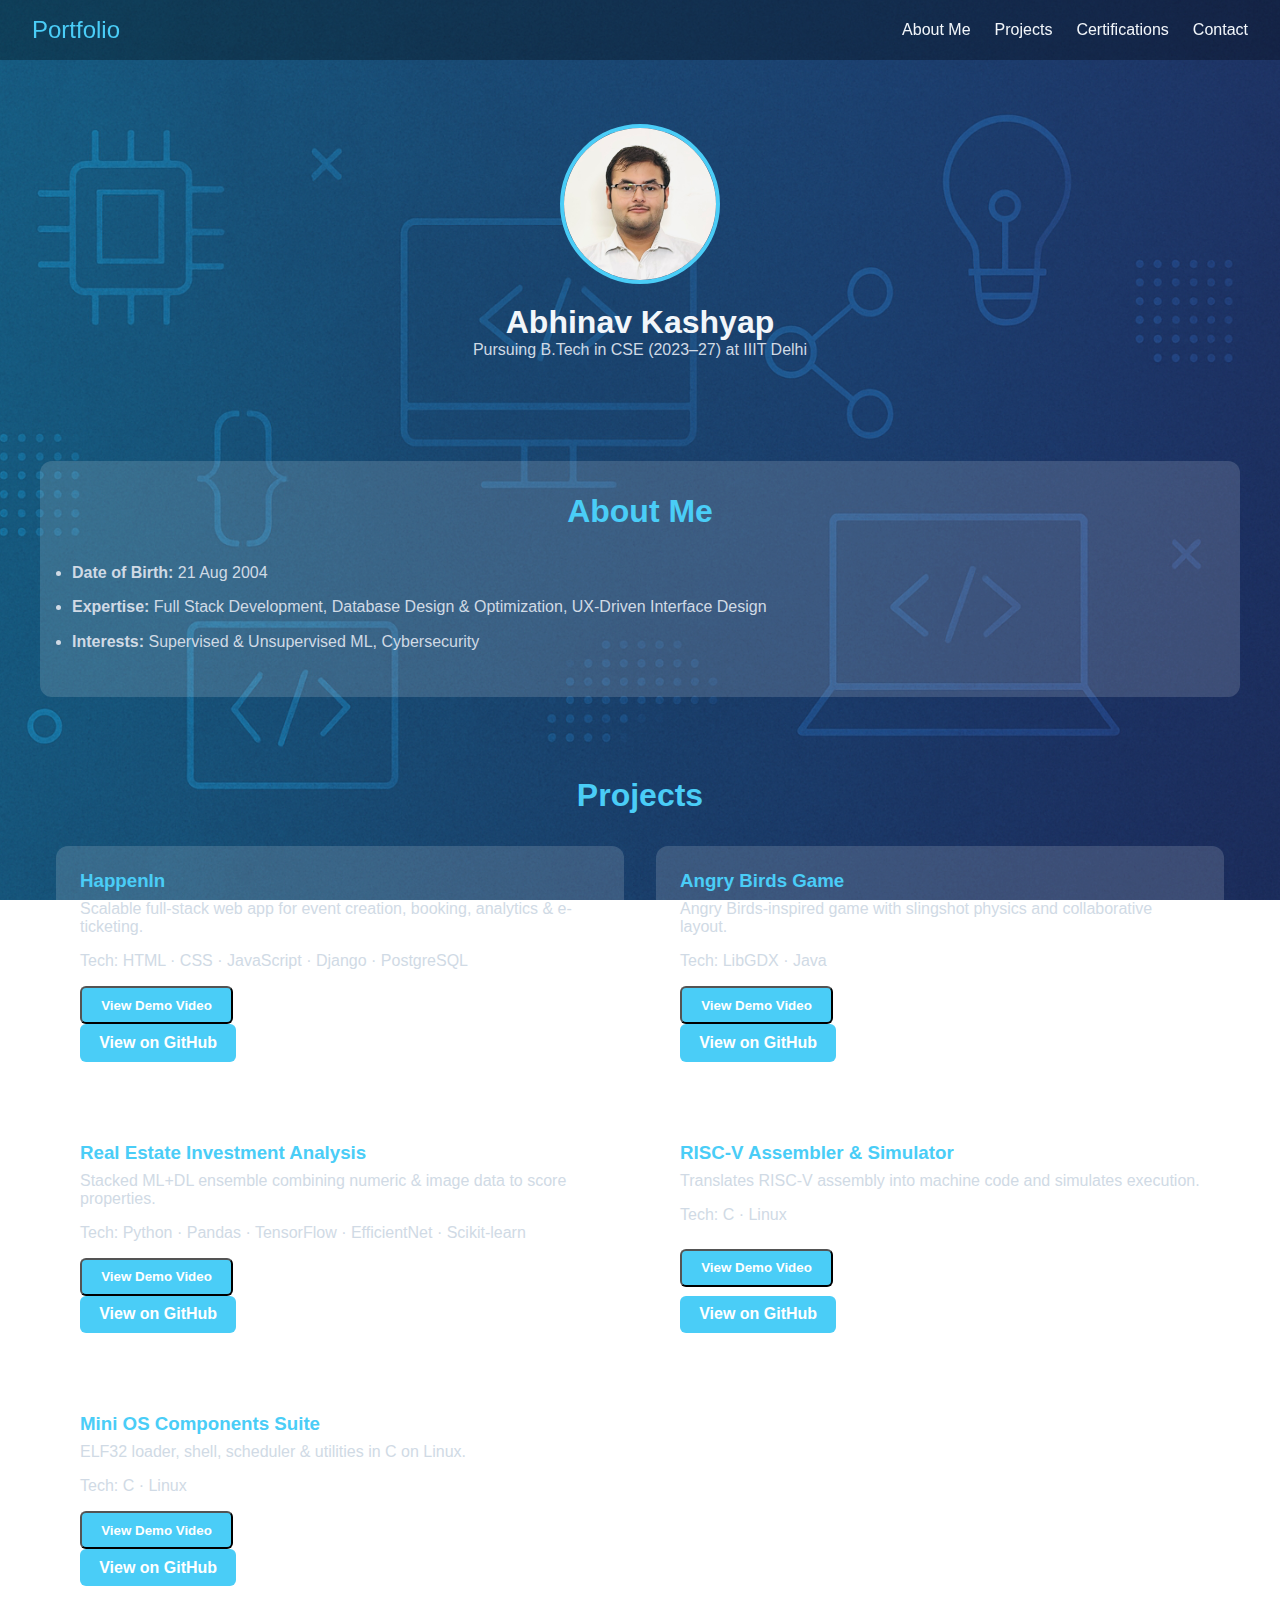
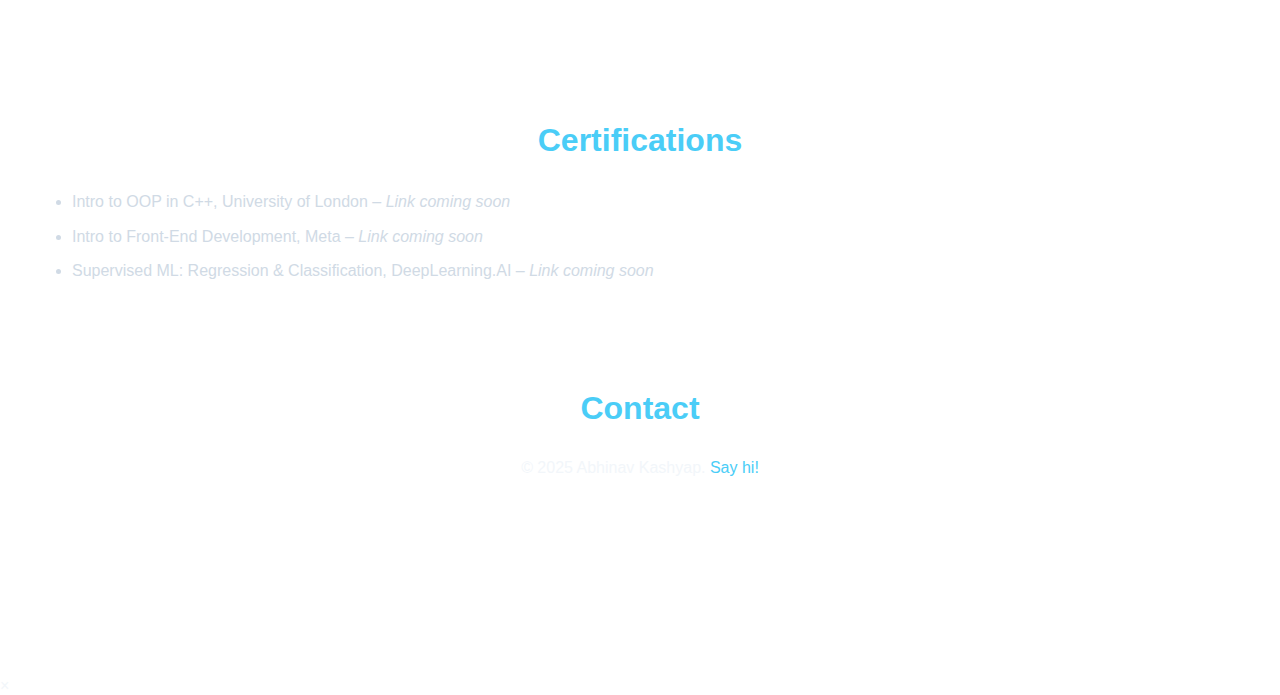
<file: index.html>
<!DOCTYPE html>
<html lang="en">
<head>
  <meta charset="UTF-8">
  <title>Abhinav Kashyap – Portfolio</title>
  <link rel="stylesheet" href="css/style.css">
</head>
<body>
  <!-- Top Navigation -->
  <nav class="topbar">
    <div class="topbar__logo">Portfolio</div>
    <ul class="topbar__menu">
      <li><a href="#about">About Me</a></li>
      <li><a href="#projects">Projects</a></li>
      <li><a href="#certifications">Certifications</a></li>
      <li><a href="#contact">Contact</a></li>
    </ul>
  </nav>

  <!-- HERO -->
  <header id="hero">
    <div class="hero__content">
      <img src="assets/abhinav-photo.jpg" alt="Abhinav Kashyap" class="avatar">
      <h1>Abhinav Kashyap</h1>
      <p class="subtitle">Pursuing B.Tech in CSE (2023–27) at IIIT Delhi</p>
      <nav class="social-links">
        <a href="https://github.com/Abhinav0821" target="_blank"><i class="fab fa-github"></i></a>
        <a href="https://www.linkedin.com/in/abhinav-kashyap-ba918a2bb/" target="_blank"><i class="fab fa-linkedin"></i></a>
        <a href="mailto:abhinav23022@iiitd.ac.in"><i class="fas fa-envelope"></i></a>
      </nav>
    </div>
  </header>

  <!-- ABOUT -->
  <section id="about" class="section card">
    <h2 class="section__title">About Me</h2>
    <ul class="about__list">
      <li><strong>Date of Birth:</strong> 21 Aug 2004</li>
      <li><strong>Expertise:</strong> Full Stack Development, Database Design &amp; Optimization, UX-Driven Interface Design</li>
      <li><strong>Interests:</strong> Supervised &amp; Unsupervised ML, Cybersecurity</li>
    </ul>
  </section>

  <!-- PROJECTS -->
  <section id="projects" class="section">
    <h2 class="section__title">Projects</h2>

    <!-- Row 1 -->
    <div class="projects__row">
      <article class="project-card">
        <h3>HappenIn</h3>
        <p class="description">Scalable full-stack web app for event creation, booking, analytics &amp; e-ticketing.</p>
        <p class="tech">Tech: HTML · CSS · JavaScript · Django · PostgreSQL</p>
        <button class="btn demo-btn" data-video="https://www.youtube.com/embed/XXX">View Demo Video</button>
        <a class="btn" href="https://github.com/Abhinav0821/Happenin-Event_management-" target="_blank">View on GitHub</a>
      </article>
      <article class="project-card">
        <h3>Angry Birds Game</h3>
        <p class="description">Angry Birds-inspired game with slingshot physics and collaborative layout.</p>
        <p class="tech">Tech: LibGDX · Java</p>
        <button class="btn demo-btn" data-video="https://www.youtube.com/embed/YYY">View Demo Video</button>
        <a class="btn" href="https://github.com/Abhinav0821/AngryBirds_Game" target="_blank">View on GitHub</a>
      </article>
    </div>

    <!-- Row 2 -->
    <div class="projects__row">
      <article class="project-card">
        <h3>Real Estate Investment Analysis</h3>
        <p class="description">Stacked ML+DL ensemble combining numeric &amp; image data to score properties.</p>
        <p class="tech">Tech: Python · Pandas · TensorFlow · EfficientNet · Scikit-learn</p>
        <button class="btn demo-btn" data-video="">View Demo Video</button>
        <a class="btn" href="https://github.com/Abhinav0821/Real-Estate-Investment-Analysis" target="_blank">View on GitHub</a>
      </article>
      <article class="project-card">
        <h3>RISC-V Assembler &amp; Simulator</h3>
        <p class="description">Translates RISC-V assembly into machine code and simulates execution.</p>
        <p class="tech">Tech: C · Linux</p>
        <button class="btn demo-btn" data-video="">View Demo Video</button>
        <a class="btn" href="https://github.com/Abhinav0821/RISCV_Assembler_Simulator" target="_blank">View on GitHub</a>
      </article>
    </div>

    <!-- Row 3 -->
    <div class="projects__row">
      <article class="project-card single">
        <h3>Mini OS Components Suite</h3>
        <p class="description">ELF32 loader, shell, scheduler &amp; utilities in C on Linux.</p>
        <p class="tech">Tech: C · Linux</p>
        <button class="btn demo-btn" data-video="">View Demo Video</button>
        <a class="btn" href="https://github.com/Abhinav0821/Mini_OS_suite" target="_blank">View on GitHub</a>
      </article>
    </div>
  </section>

  <!-- CERTIFICATIONS -->
  <section id="certifications" class="section card">
    <h2 class="section__title">Certifications</h2>
    <ul class="cert-list">
      <li>Intro to OOP in C++, University of London – <em>Link coming soon</em></li>
      <li>Intro to Front-End Development, Meta – <em>Link coming soon</em></li>
      <li>Supervised ML: Regression &amp; Classification, DeepLearning.AI – <em>Link coming soon</em></li>
    </ul>
  </section>

  <!-- CONTACT -->
  <footer id="contact" class="section card contact">
    <h2 class="section__title">Contact</h2>
    <p>© 2025 Abhinav Kashyap. <a href="mailto:abhinav23022@iiitd.ac.in">Say hi!</a></p>
  </footer>

  <!-- Video Modal -->
  <div id="video-modal" class="modal">
    <div class="modal-content">
      <span class="close-btn">&times;</span>
      <iframe id="modal-video" src="" frameborder="0" allowfullscreen></iframe>
    </div>
  </div>

  <script src="js/main.js"></script>
</body>
</html>
</file>
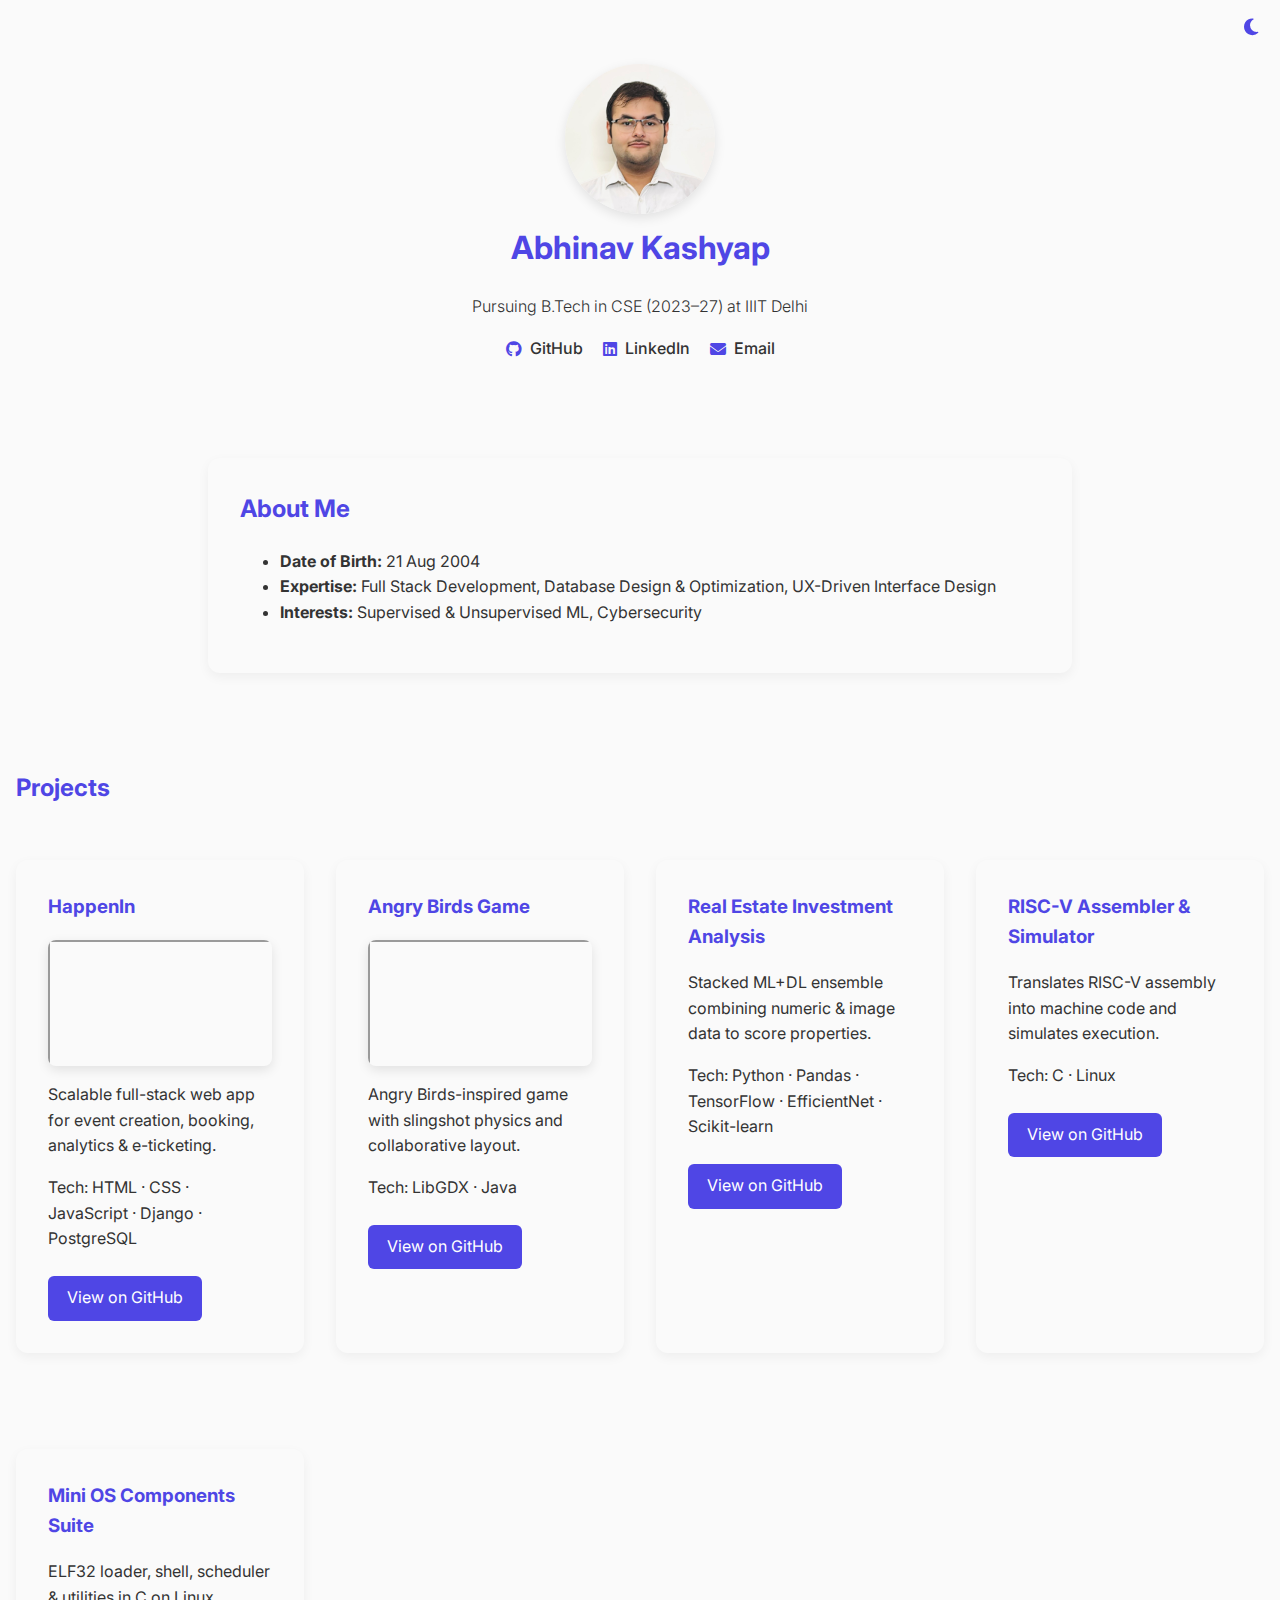
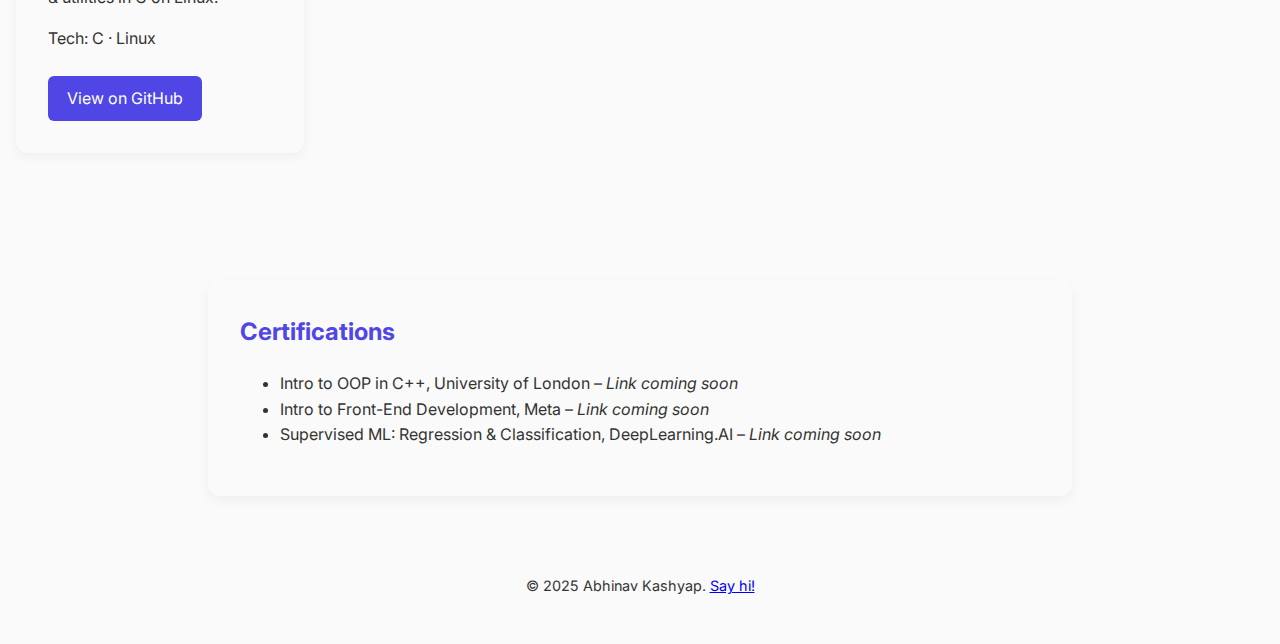
<file: portfolio/index.html>
<!DOCTYPE html>
<html lang="en">
<head>
  <meta charset="UTF-8">
  <meta name="viewport" content="width=device-width,initial-scale=1.0">
  <title>Abhinav Kashyap | Portfolio</title>

  <!-- Google Fonts -->
  <link href="https://fonts.googleapis.com/css2?family=Inter:wght@300;400;600;700&display=swap" rel="stylesheet">

  <!-- Font Awesome -->
  <link rel="stylesheet" href="https://cdnjs.cloudflare.com/ajax/libs/font-awesome/6.4.0/css/all.min.css"/>

  <!-- Main CSS -->
  <link rel="stylesheet" href="css/style.css">
</head>
<body class="light">
  <!-- Light/Dark toggle -->
  <button id="theme-toggle" aria-label="Toggle theme">
    <i class="fas fa-moon"></i>
  </button>

  <!-- HERO -->
  <header id="hero">
    <img src="assets/abhinav-photo.jpg" alt="Abhinav Kashyap" class="avatar">
    <h1>Abhinav Kashyap</h1>
    <p class="subtitle">Pursuing B.Tech in CSE (2023–27) at IIIT Delhi</p>
    <nav class="social-links">
      <a href="https://github.com/Abhinav0821" target="_blank" rel="noopener"><i class="fab fa-github"></i> GitHub</a>
      <a href="https://www.linkedin.com/in/abhinav-kashyap-ba918a2bb/" target="_blank" rel="noopener"><i class="fab fa-linkedin"></i> LinkedIn</a>
      <a href="mailto:abhinav23022@iiitd.ac.in"><i class="fas fa-envelope"></i> Email</a>
    </nav>
  </header>

  <!-- ABOUT -->
  <section id="about" class="card">
    <h2>About Me</h2>
    <ul>
      <li><strong>Date of Birth:</strong> 21 Aug 2004</li>
      <li><strong>Expertise:</strong> Full Stack Development, Database Design & Optimization, UX-Driven Interface Design</li>
      <li><strong>Interests:</strong> Supervised & Unsupervised ML, Cybersecurity</li>
    </ul>
  </section>

  <!-- PROJECTS -->
  <section id="projects">
    <h2>Projects</h2>
    <div class="grid">
      <!-- HappenIn -->
      <article class="card">
        <h3>HappenIn</h3>
        <div class="media">
          <iframe src="https://www.youtube.com/embed/XXX?rel=0" allowfullscreen></iframe>
        </div>
        <p>Scalable full-stack web app for event creation, booking, analytics & e-ticketing.</p>
        <p class="tech">Tech: HTML · CSS · JavaScript · Django · PostgreSQL</p>
        <a class="btn" href="https://github.com/Abhinav0821/Happenin-Event_management-" target="_blank">View on GitHub</a>
      </article>

      <!-- Angry Birds -->
      <article class="card">
        <h3>Angry Birds Game</h3>
        <div class="media">
          <iframe src="https://www.youtube.com/embed/YYY?rel=0" allowfullscreen></iframe>
        </div>
        <p>Angry Birds-inspired game with slingshot physics and collaborative layout.</p>
        <p class="tech">Tech: LibGDX · Java</p>
        <a class="btn" href="https://github.com/Abhinav0821/AngryBirds_Game" target="_blank">View on GitHub</a>
      </article>

      <!-- Real Estate Analysis -->
      <article class="card">
        <h3>Real Estate Investment Analysis</h3>
        <p>Stacked ML+DL ensemble combining numeric & image data to score properties.</p>
        <p class="tech">Tech: Python · Pandas · TensorFlow · EfficientNet · Scikit-learn</p>
        <a class="btn" href="https://github.com/Abhinav0821/Real-Estate-Investment-Analysis" target="_blank">View on GitHub</a>
      </article>

      <!-- RISC-V Assembler -->
      <article class="card">
        <h3>RISC-V Assembler & Simulator</h3>
        <p>Translates RISC-V assembly into machine code and simulates execution.</p>
        <p class="tech">Tech: C · Linux</p>
        <a class="btn" href="https://github.com/Abhinav0821/RISCV_Assembler_Simulator" target="_blank">View on GitHub</a>
      </article>

      <!-- Mini OS Suite -->
      <article class="card">
        <h3>Mini OS Components Suite</h3>
        <p>ELF32 loader, shell, scheduler & utilities in C on Linux.</p>
        <p class="tech">Tech: C · Linux</p>
        <a class="btn" href="https://github.com/Abhinav0821/Mini_OS_suite" target="_blank">View on GitHub</a>
      </article>
    </div>
  </section>

  <!-- CERTIFICATIONS -->
  <section id="certifications" class="card">
    <h2>Certifications</h2>
    <ul>
      <li>Intro to OOP in C++, University of London – <em>Link coming soon</em></li>
      <li>Intro to Front-End Development, Meta – <em>Link coming soon</em></li>
      <li>Supervised ML: Regression & Classification, DeepLearning.AI – <em>Link coming soon</em></li>
    </ul>
  </section>

  <!-- FOOTER -->
  <footer id="contact">
    <p>© 2025 Abhinav Kashyap. <a href="mailto:abhinav23022@iiitd.ac.in">Say hi!</a></p>
  </footer>

  <script src="js/main.js"></script>
</body>
</html>
</file>
<file: css/style.css>
/* style.css */
:root {
  --card-bg: rgba(255, 255, 255, 0.15);
  --text-color: #F2F6FA;
  --subtext-color: #D0DAE5;
  --accent: #4ACDF7;
  --accent-hover: #3AB5D4;
}

* { box-sizing: border-box; margin: 0; padding: 0; }
body {
  font-family: 'Inter', sans-serif;
  background: url('../assets/background.png') center/cover no-repeat fixed;
  color: var(--text-color);
}

/* Topbar */
.topbar {
  display: flex;
  justify-content: space-between;
  align-items: center;
  padding: 1rem 2rem;
  background: rgba(0,0,0,0.3);
  position: sticky;
  top: 0;
  z-index: 10;
}
.topbar__logo {
  font-size: 1.5rem;
  color: var(--accent);
}
.topbar__menu {
  list-style: none;
  display: flex;
  gap: 1.5rem;
}
.topbar__menu a {
  color: var(--text-color);
  text-decoration: none;
  font-weight: 500;
}
.topbar__menu a:hover { color: var(--accent); }

/* Hero */
#hero {
  text-align: center;
  padding: 4rem 1rem;
}
.avatar {
  width: 160px;
  height: 160px;
  border-radius: 50%;
  border: 4px solid var(--accent);
  object-fit: cover;
  margin-bottom: 1rem;
}
.subtitle {
  font-weight: 300;
  margin-bottom: 1rem;
  color: var(--subtext-color);
}
.social-links a {
  margin: 0 0.5rem;
  font-size: 1.2rem;
  color: var(--accent);
}

/* Sections */
.section {
  padding: 3rem 1rem;
  max-width: 1200px;
  margin: auto;
}
.section__title {
  font-size: 2rem;
  margin-bottom: 2rem;
  text-align: center;
  color: var(--accent);
}
.card {
  background: var(--card-bg);
  border-radius: 12px;
  padding: 2rem;
  margin-bottom: 2rem;
}

/* About */
.about__list li {
  margin-bottom: 0.75rem;
  line-height: 1.4;
  color: var(--subtext-color);
}

/* Projects */
.projects__row {
  display: grid;
  grid-template-columns: repeat(2, 1fr);
  gap: 2rem;
  margin-bottom: 2rem;
}
.project-card {
  background: var(--card-bg);
  border-radius: 12px;
  padding: 1.5rem;
  display: flex;
  flex-direction: column;
}
.project-card.single { grid-column: span 2; }
.project-card h3 {
  margin-bottom: 0.5rem;
  color: var(--accent);
}
.description, .tech {
  margin-bottom: 1rem;
  color: var(--subtext-color);
}
.media {
  margin-bottom: 1rem;
  position: relative;
  padding-bottom: 56.25%;
  overflow: hidden;
  border-radius: 8px;
}
.media iframe {
  position: absolute;
  top: 0;
  left: 0;
  width: 100%;
  height: 100%;
  border: none;
  box-shadow: 0 4px 16px rgba(0,0,0,0.2);
}
.btn {
  align-self: start;
  margin-top: auto;
  padding: 0.6rem 1.2rem;
  background: var(--accent);
  color: #fff;
  text-decoration: none;
  border-radius: 6px;
  font-weight: 600;
}
.btn:hover { background: var(--accent-hover); }

/* Certifications */
.cert-list li {
  margin-bottom: 0.75rem;
  line-height: 1.4;
  color: var(--subtext-color);
}

/* Contact */
.contact {
  text-align: center;
}
.contact a {
  color: var(--accent);
  text-decoration: none;
}

/* Responsive */
@media(max-width: 768px) {
  .projects__row { grid-template-columns: 1fr; }
}
</file>
<file: portfolio/css/style.css>
:root {
  --bg-light: #fafafa;
  --bg-dark:  #1e1e1e;
  --text-light: #333;
  --text-dark:  #ddd;
  --accent:   #4f46e5; /* Indigo-600 */
}

body {
  margin: 0;
  font-family: 'Inter', sans-serif;
  line-height: 1.6;
  background: var(--bg-light);
  color: var(--text-light);
  transition: background .3s, color .3s;
}

body.dark {
  background: var(--bg-dark);
  color: var(--text-dark);
}

/* Theme toggle */
#theme-toggle {
  position: fixed; top: 1rem; right: 1rem;
  background: none; border: none; cursor: pointer;
  font-size: 1.2rem; color: var(--accent);
}

/* Utility */
.card { padding: 2rem; margin: 2rem auto; max-width: 800px; border-radius: 12px; box-shadow: 0 4px 12px rgba(0,0,0,.05); background: inherit; }
h1, h2, h3 { margin-top: 0; color: var(--accent); }

/* Hero */
#hero { text-align: center; padding: 4rem 1rem; }
#hero .avatar { width: 150px; height: 150px; border-radius: 50%; object-fit: cover; box-shadow: 0 4px 12px rgba(0,0,0,.1); }
.subtitle { font-weight: 300; }

/* Social links */
.social-links { margin-top: 1rem; }
.social-links a {
  margin: 0 .5rem; text-decoration: none;
  color: inherit; display: inline-flex; align-items: center; font-weight: 500;
}
.social-links i { margin-right: .5rem; color: var(--accent); }

/* Sections */
section { padding: 4rem 1rem; }
#projects .grid {
  display: grid;
  grid-template-columns: repeat(auto-fit, minmax(260px, 1fr));
  gap: 2rem;
}

/* Project cards */
.project .media,
.card .media {
  position: relative; padding-bottom: 56.25%; height: 0; overflow: hidden;
  border-radius: 8px; box-shadow: 0 4px 12px rgba(0,0,0,.1);
}
.media iframe {
  position: absolute; top: 0; left: 0; width: 100%; height: 100%;
}
.btn {
  display: inline-block; margin-top: .5rem; padding: .6rem 1.2rem;
  background: var(--accent); color: #fff; text-decoration: none;
  border-radius: 6px; transition: background .2s;
}
.btn:hover { background: #4338ca; }

/* Footer */
footer { text-align: center; padding: 2rem 1rem; font-size: .9rem; }
</file>
